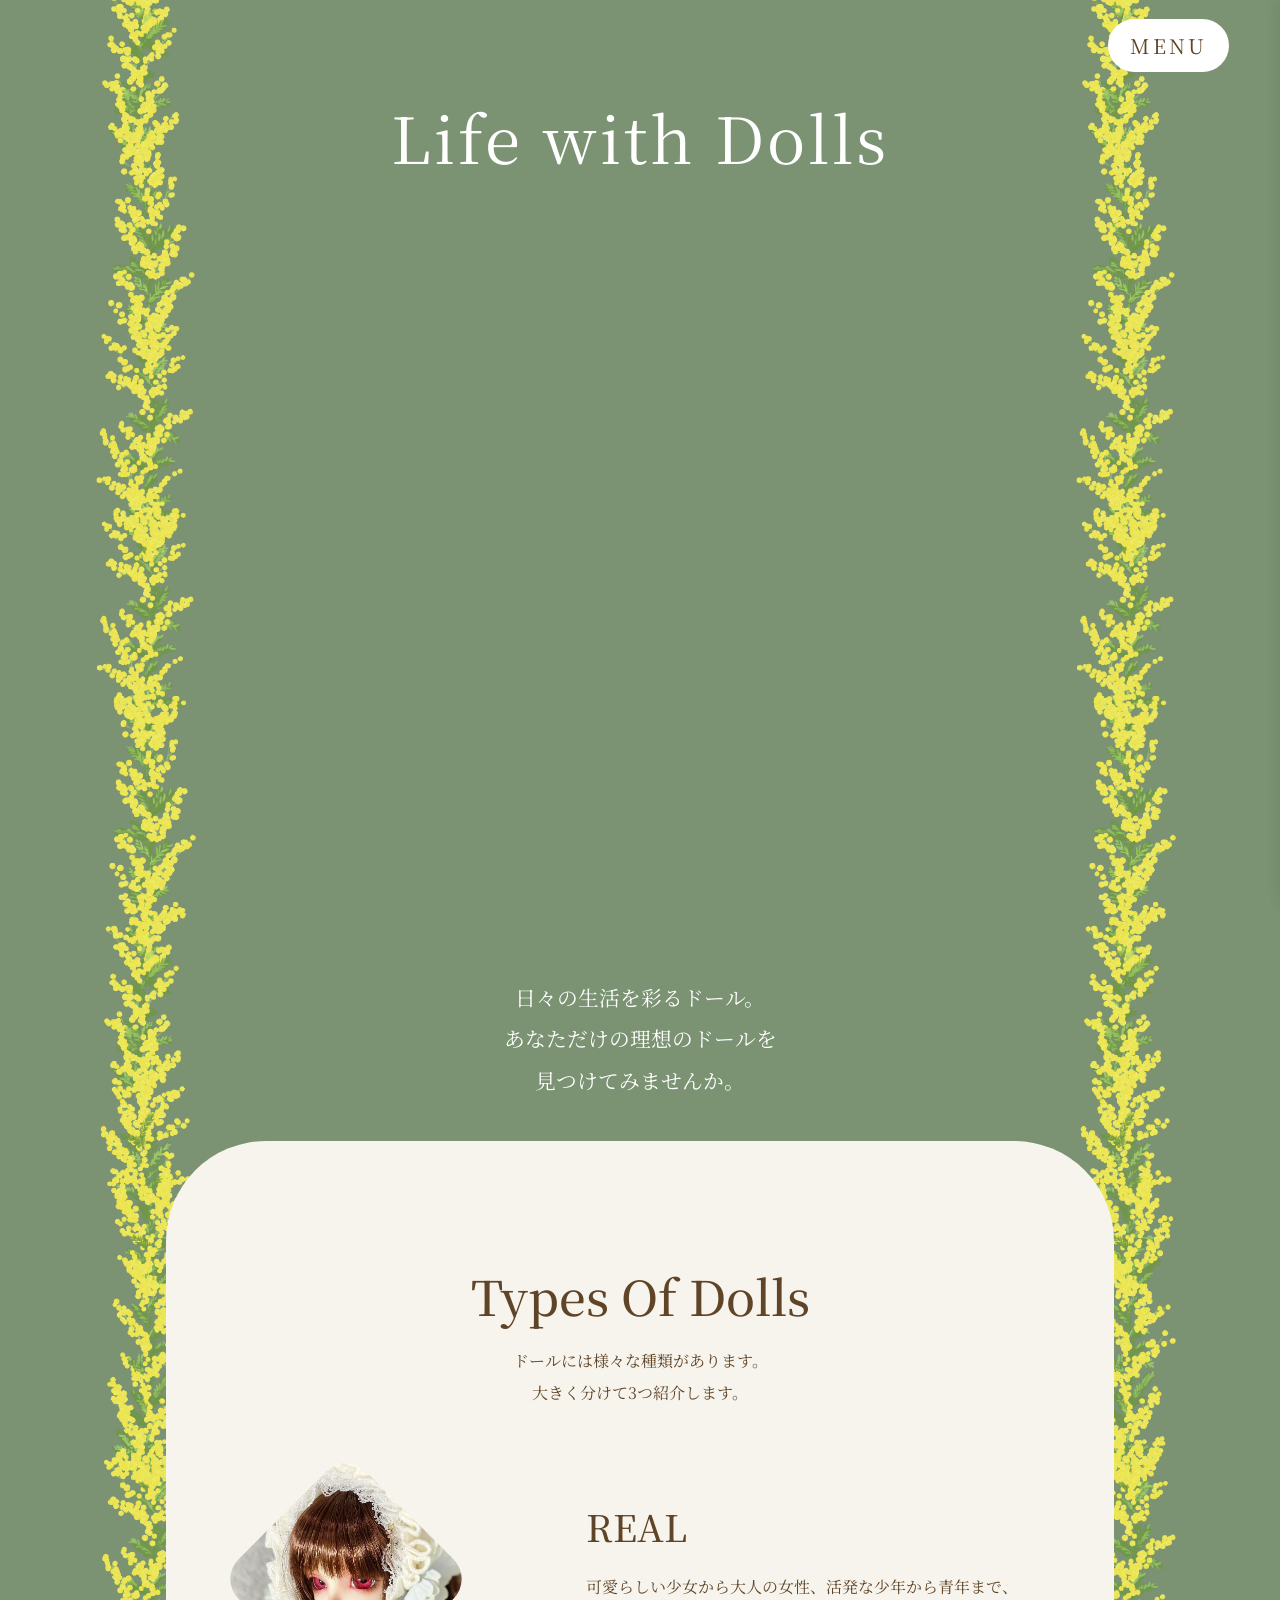
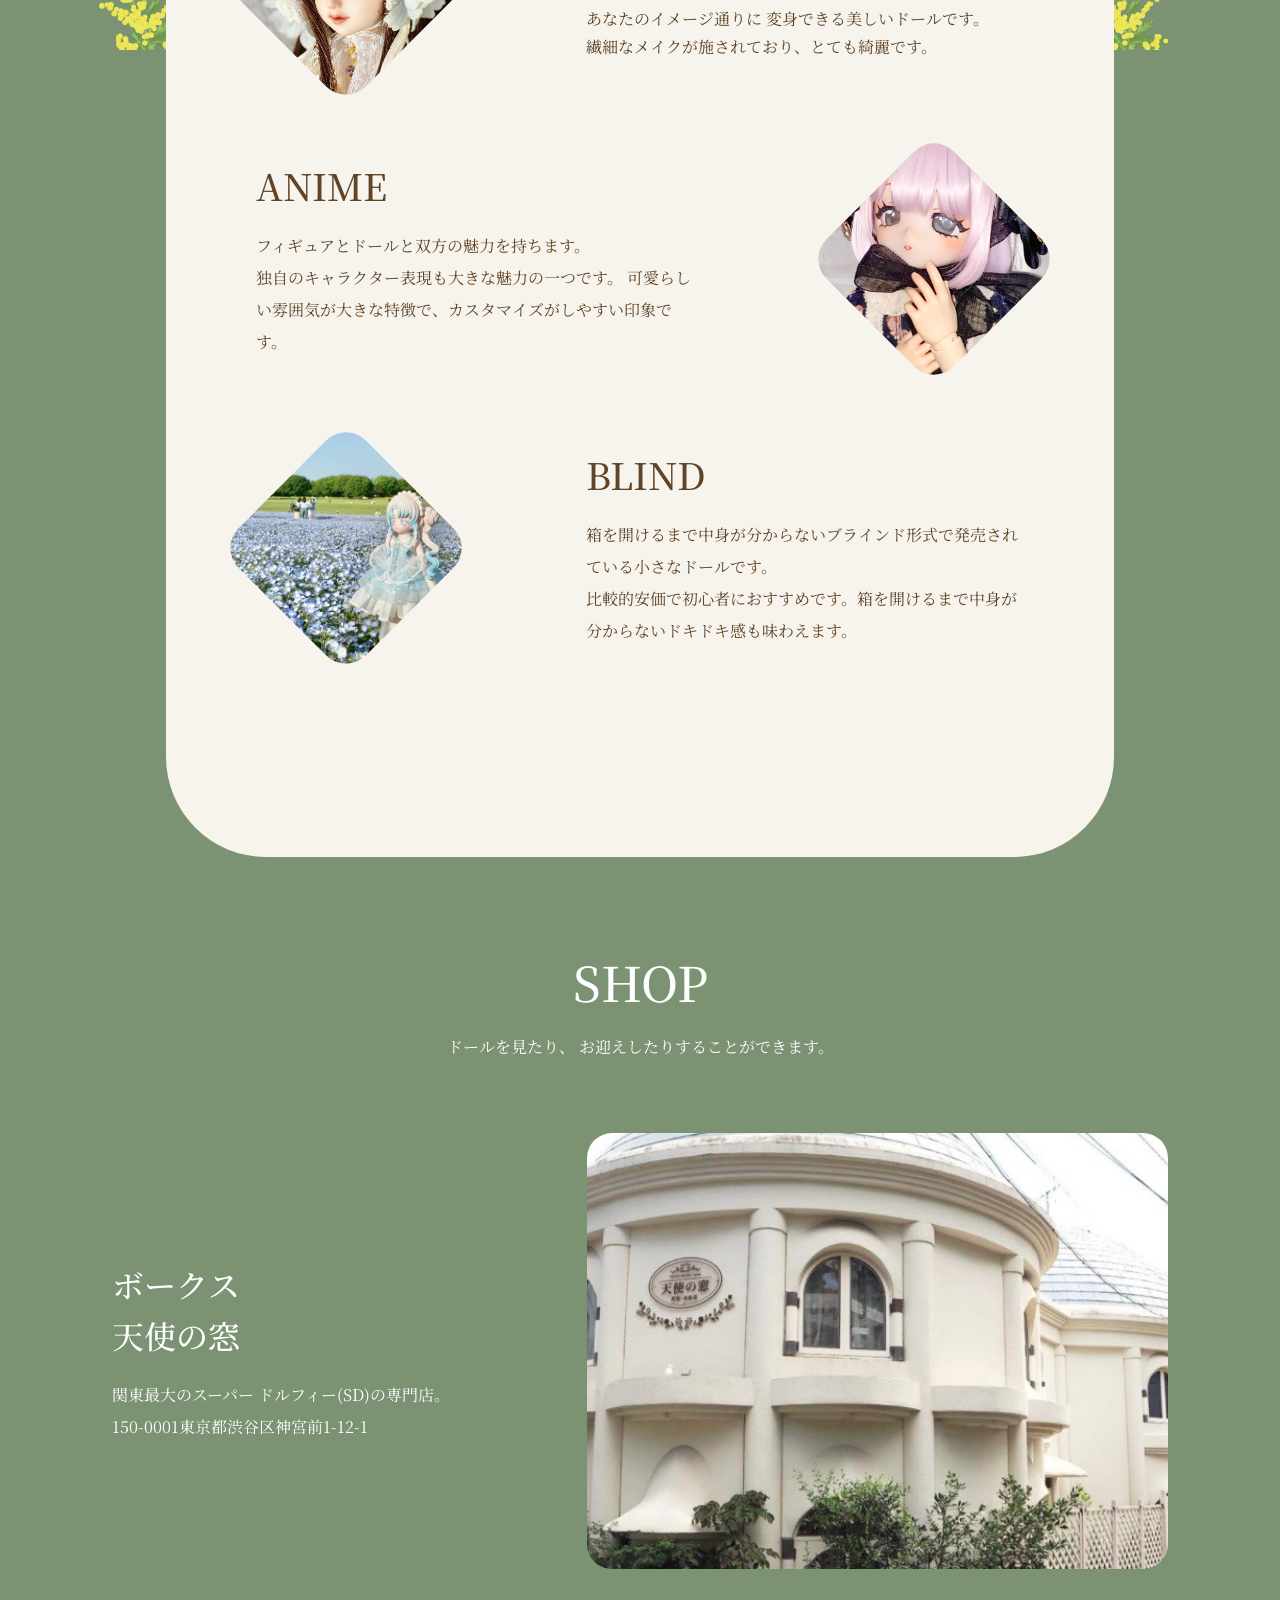
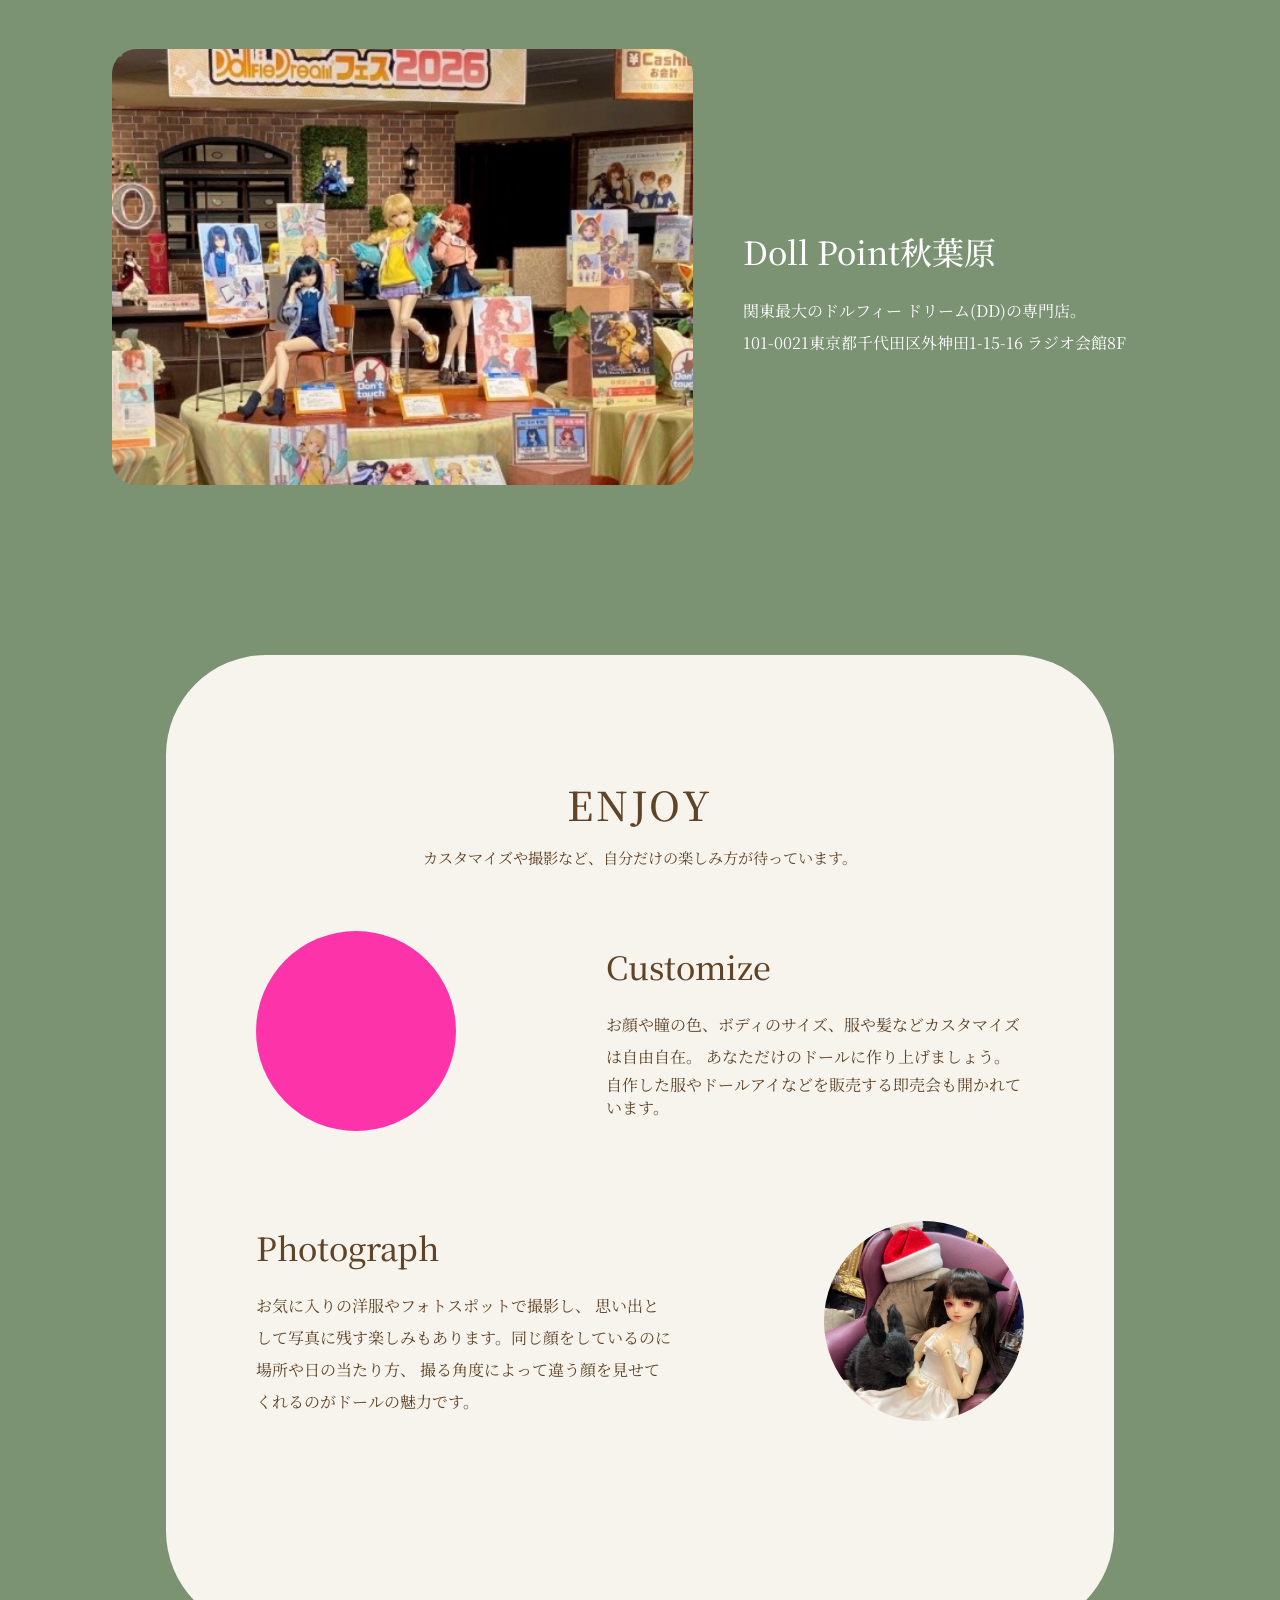
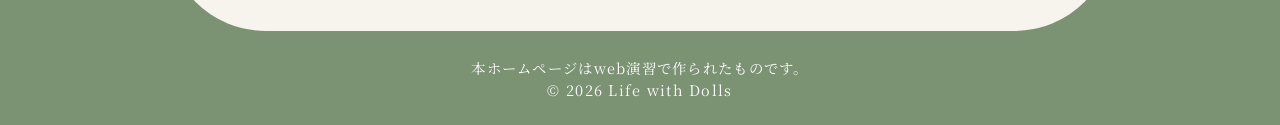
<file: index.html>
<!doctype html>
<html lang="ja">
  <head>
    <meta charset="UTF-8" />
    <meta name="viewport" content="width=device-width, initial-scale=1.0" />
    <title>Life with Dolls</title>

    <!-- 明朝体 -->
    <link rel="preconnect" href="https://fonts.googleapis.com" />
    <link rel="preconnect" href="https://fonts.gstatic.com" crossorigin />
    <link
      href="https://fonts.googleapis.com/css2?family=Noto+Serif+JP:wght@300;400;500;700&display=swap"
      rel="stylesheet"
    />

    <link rel="stylesheet" href="style.css" />
  </head>

  <body>
    <!--========== Header ==========-->

    <header class="header">
      <input type="checkbox" id="menu-btn-check" />

      <label for="menu-btn-check" class="menu-btn">MENU</label>


      <nav class="drawer">
        <h2>MENU</h2>

        <ul>
          <li><a href="index.html">TOP</a></li>
          <li><a href="real.html">REAL</a></li>
          <li><a href="anime.html">ANIME</a></li>
          <li><a href="blind.html">BLIND</a></li>
        </ul>
      </nav>
    </header>

    <!--========== Drawer Menu ==========-->

    <nav class="drawer">
      <h2>MENU</h2>

      <ul>
        <li><a href="index.html">TOP</a></li>

        <li><a href="real.html">REAL</a></li>

        <li><a href="anime.html">ANIME</a></li>

        <li><a href="blind.html">BLIND</a></li>
      </ul>
    </nav>

    <main>
      <!--========== Hero ==========-->

      <section class="hero">
        <h1>Life with Dolls</h1>

<div class="main-image-box">
         <img src="images/main.jpg" class="main-image image1" alt="">
    <img src="images/real.jpg" class="main-image image2" alt="">
    <img src="images/blind.jpg" class="main-image image3" alt="">
    <img src="images/anime.jpg" class="main-image image4" alt="">
    <img src="images/real2.JPG" class="main-image image5" alt="">
 </div>
          <div class="hero-copy">
            日々の生活を彩るドール。
            <br />
            あなただけの理想のドールを
            <br />
            見つけてみませんか。

        </div>
      </section>

      <!--========== Types ==========-->

      <section class="types">
        <div class="section-title">
          <h2>Types Of Dolls</h2>

          <p>
            ドールには様々な種類があります。
            <br />
            大きく分けて3つ紹介します。
          </p>
        </div>

        <!-- REAL -->

        <article class="type-box">
          <a href="real.html" class="diamond">
            <img src="images/real.jpg" alt="REAL" />
          </a>

          <div class="type-text">
            <h3>REAL</h3>

            <p>
              可愛らしい少女から大人の女性、活発な少年から青年まで、あなたのイメージ通りに 変身できる美しいドールです。
</p>繊細なメイクが施されており、とても綺麗です。

          </div>
        </article>

        <!-- ANIME -->

        <article class="type-box reverse">
          <a href="anime.html" class="diamond">
            <img src="images/anime.jpg" alt="ANIME" />
          </a>

          <div class="type-text">
            <h3>ANIME</h3>

            <p>
              フィギュアとドールと双方の魅力を持ちます。
              <br />
              独自のキャラクター表現も大きな魅力の一つです。
              可愛らしい雰囲気が大きな特徴で、カスタマイズがしやすい印象です。
              <br />
            </p>
          </div>
        </article>

        <!-- BLIND -->

        <article class="type-box">
          <a href="blind.html" class="diamond">
            <img src="images/blind.jpg" alt="BLIND" />
          </a>

          <div class="type-text">
            <h3>BLIND</h3>

            <p>
              箱を開けるまで中身が分からないブラインド形式で発売されている小さなドールです。

              <br />
              比較的安価で初心者におすすめです。箱を開けるまで中身が分からないドキドキ感も味わえます。
              <br />
            </p>
          </div>
        </article>
      </section>
      <!--========== SHOP ==========-->

      <section class="shop">
        <div class="section-title">
          <h2>SHOP</h2>

          <p>ドールを見たり、 お迎えしたりすることができます。</p>
        </div>

        <article class="shop-box">
          <div class="shop-text">
            <h3>
              ボークス
              <br />
              天使の窓
            </h3>

            <p>
              関東最大のスーパー
ドルフィー(SD)の専門店。
              <br />
             150-0001東京都渋谷区神宮前1-12-1

            </p>
          </div>

          <a href="https://www.volks.co.jp/tenshinomado/" target="_blank" class="shop-link">
    <img src="images/shop1.jpg" alt="天使の窓" class="shop-image">
</a>
        </article>

        <article class="shop-box reverse">
          <div class="shop-text">
            <h3>

              <br />
              Doll Point秋葉原
            </h3>

            <p>
              関東最大のドルフィー
ドリーム(DD)の専門店。
              <br />
             101-0021東京都千代田区外神田1-15-16
ラジオ会館8F

            </p>
          </div>

          <a href="https://dollfie.volks.co.jp/shop/dolpo/" target="_blank" class="shop-link">
    <img src="images/shop2.jpg" alt="Doll Point秋葉原" class="shop-image">
</a>
        </article>
      </section>

      <!--========== Enjoy ==========-->

      <section class="enjoy">
       <div class="enjoy-title">

    <h2>ENJOY</h2>

    <p>カスタマイズや撮影など、自分だけの楽しみ方が待っています。</p>

</div><article class="enjoy-box">
          <img src="images/customize.jpg" alt="Customize" class="circle-image" />

          <div class="enjoy-text">
            <h2>Customize</h2>

            <p>お顔や瞳の色、ボディのサイズ、服や髪などカスタマイズは自由自在。
あなただけのドールに作り上げましょう。</p>
自作した服やドールアイなどを販売する即売会も開かれています。
          </div>
        </article>

        <article class="enjoy-box reverse">
          <img src="images/photograph.jpg" alt="Photograph" class="circle-image" />

          <div class="enjoy-text">
            <h2>Photograph</h2>

            <p>お気に入りの洋服やフォトスポットで撮影し、 思い出として写真に残す楽しみもあります。同じ顔をしているのに場所や日の当たり方、
撮る角度によって違う顔を見せてくれるのがドールの魅力です。
</p>
          </div>
        </article>
      </section>

      <!--========== Footer Image ==========-->



    <!--========== Footer ==========-->

    <footer>
      <small>本ホームページはweb演習で作られたものです。
<p>© 2026 Life with Dolls</p></small>
    </footer>

  </body>

<img src="images/a.png" alt="" class="flower-left">

<img src="images/a.png" alt="" class="flower-right">
</html>
</file>
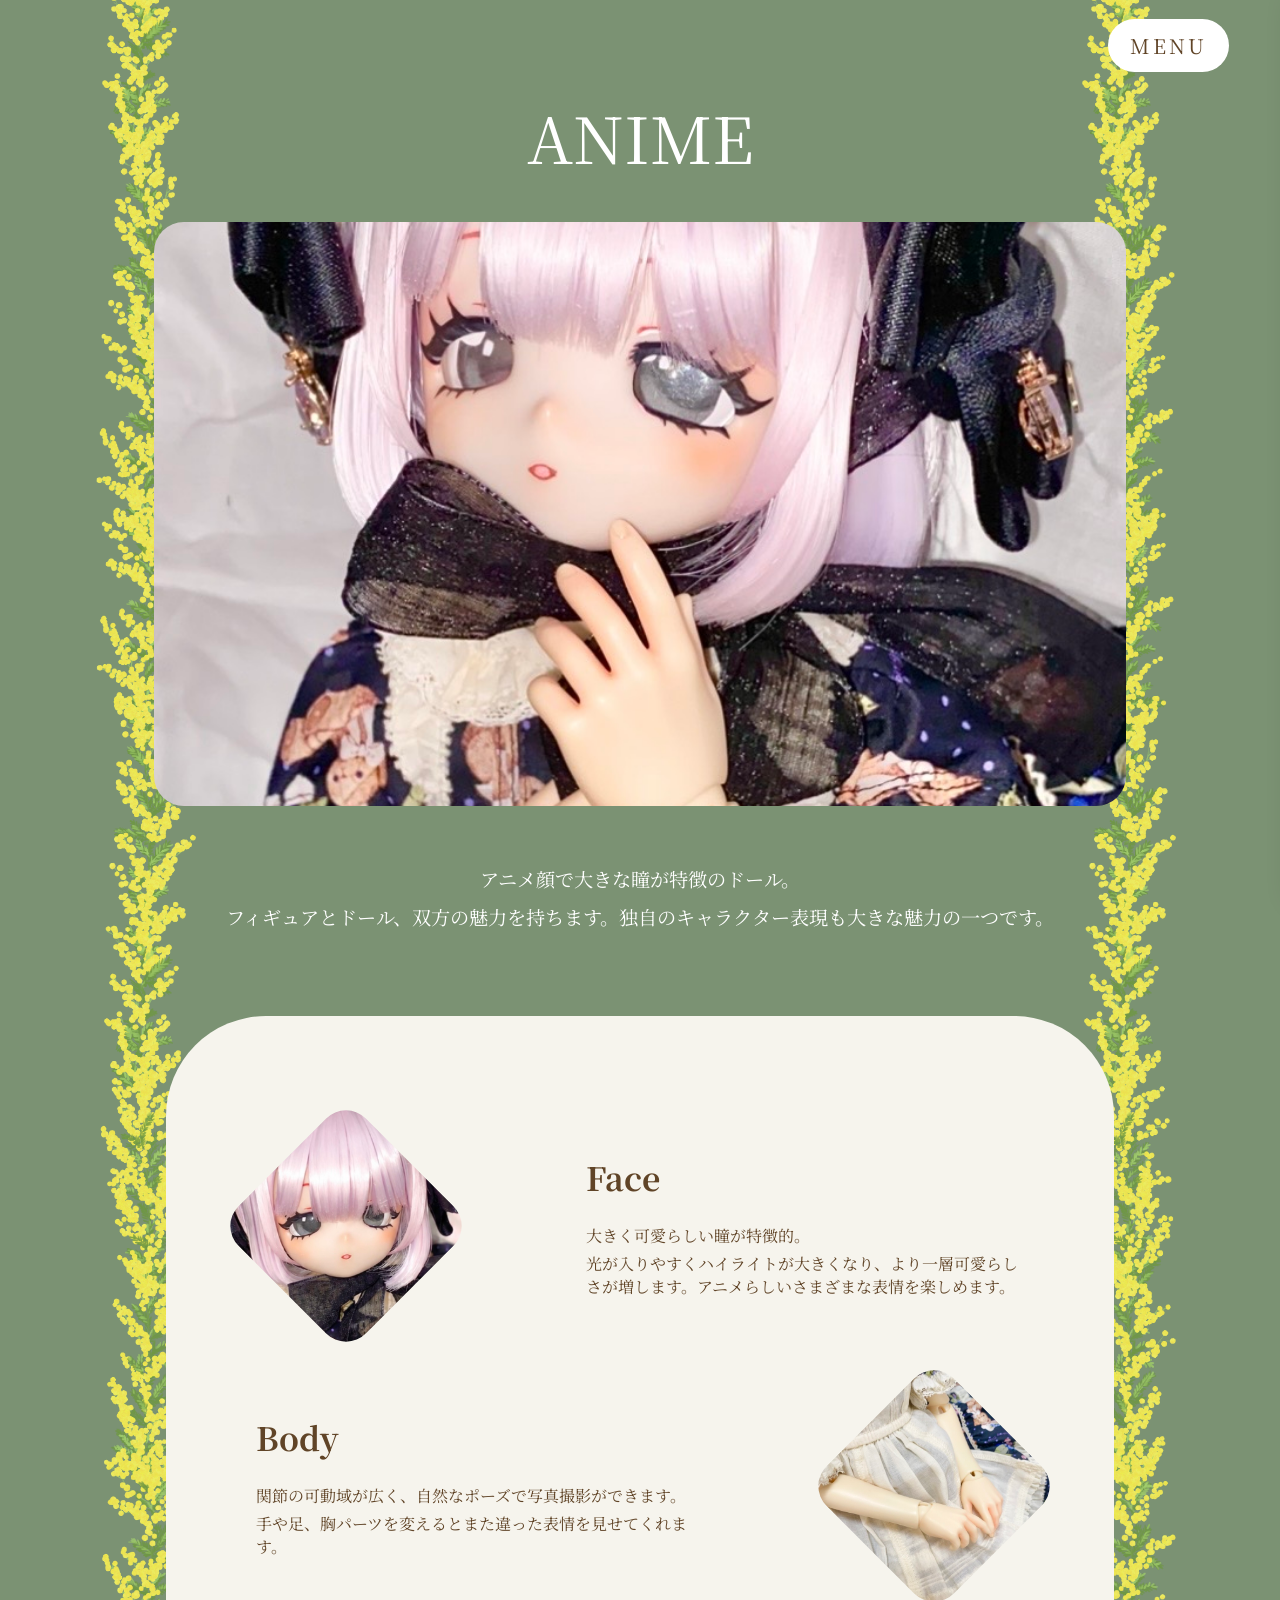
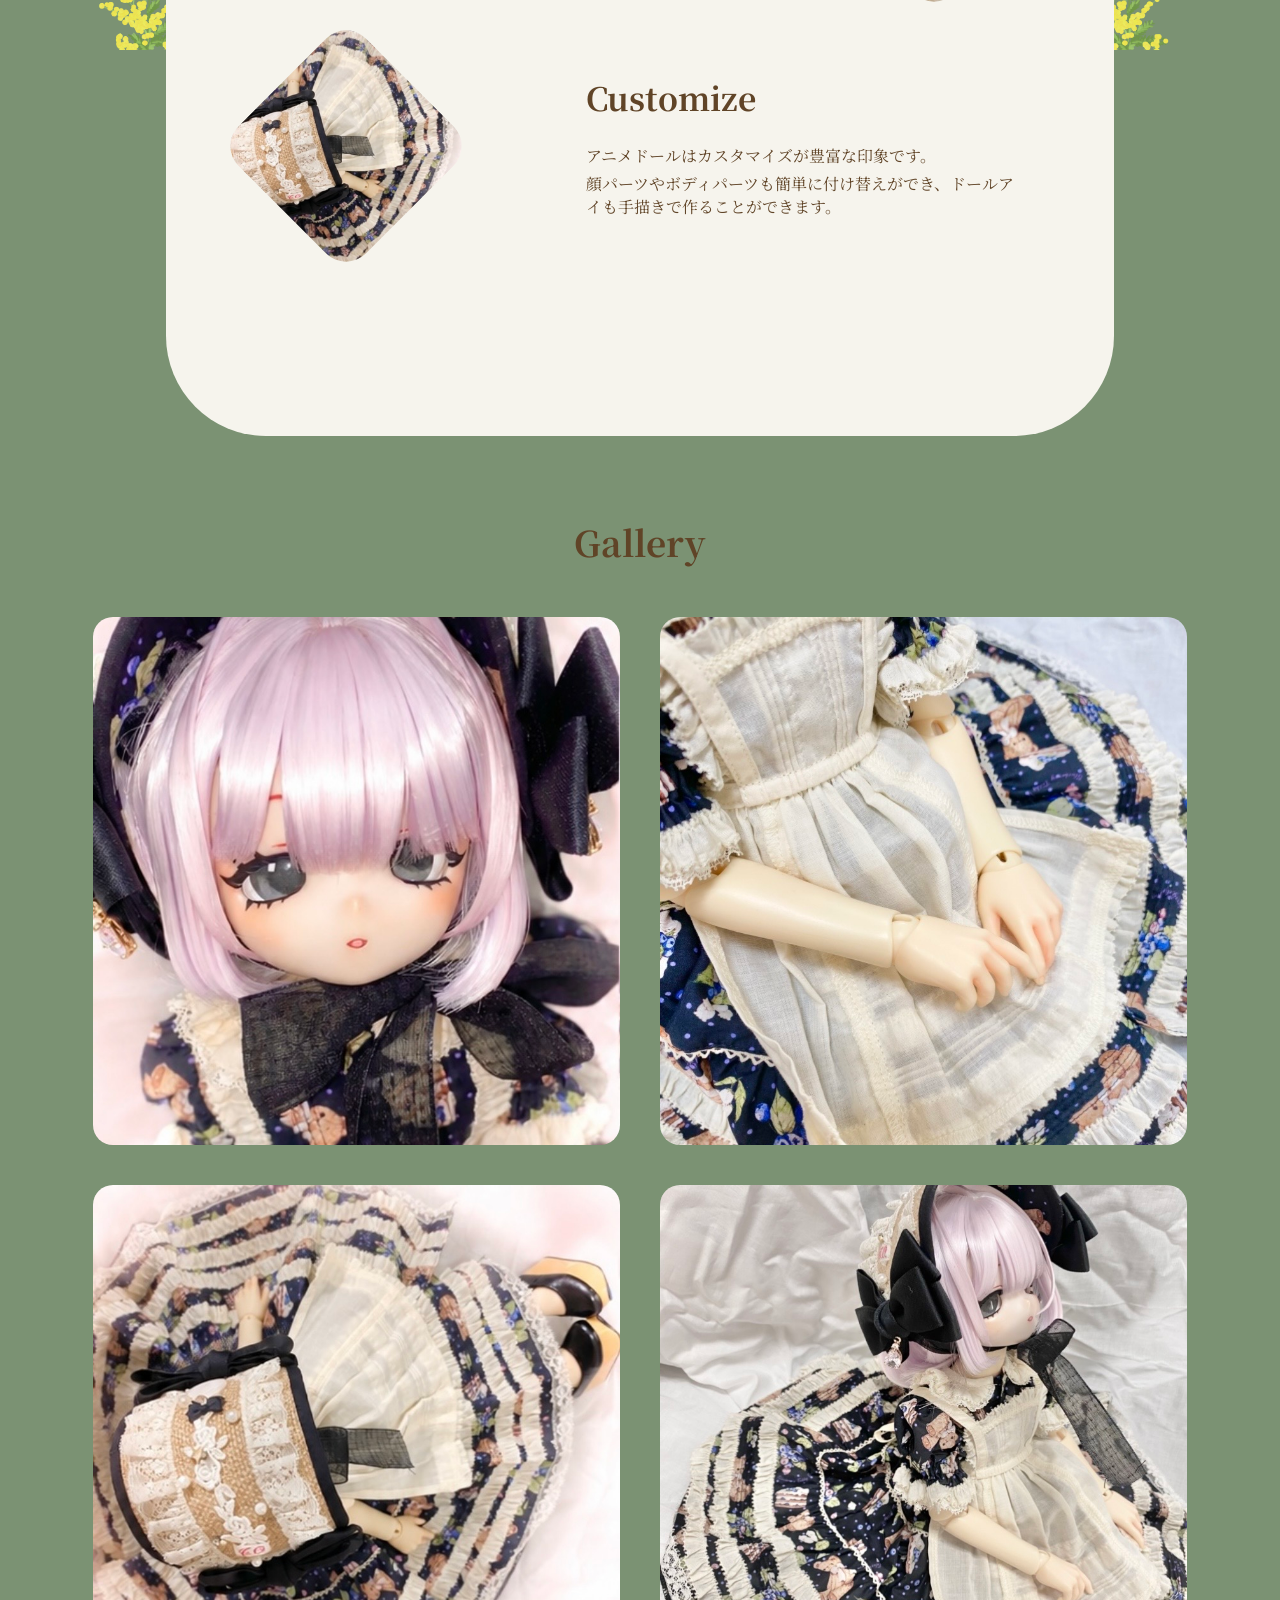
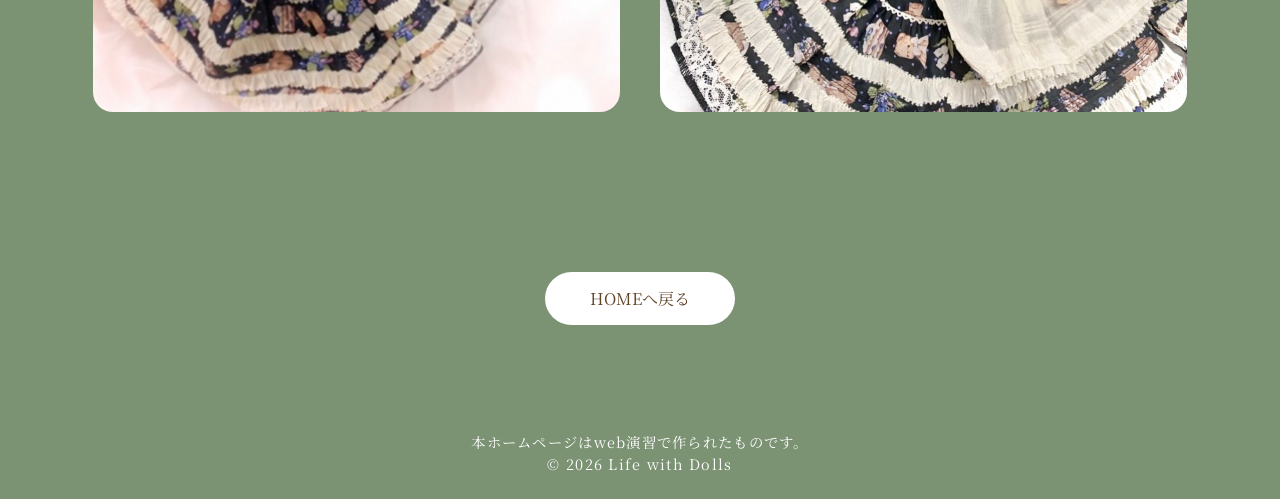
<file: anime.html>
<!doctype html>
<html lang="ja">
  <head>
    <meta charset="UTF-8" />
    <meta name="viewport" content="width=device-width, initial-scale=1.0" />

    <title>ANIME| Life with Dolls</title>

    <link rel="preconnect" href="https://fonts.googleapis.com" />
    <link rel="preconnect" href="https://fonts.gstatic.com" crossorigin />

    <link
      href="https://fonts.googleapis.com/css2?family=Noto+Serif+JP:wght@300;400;500;700&display=swap"
      rel="stylesheet"
    />

    <link rel="stylesheet" href="style.css" />
  </head>

  <body>
    <header class="header">
      <a href="index.html" class="logo"></a>

      <input type="checkbox" id="menu-btn-check" />

      <label for="menu-btn-check" class="menu-btn">MENU</label>

      <nav class="drawer">
        <h2>MENU</h2>

        <ul>
          <li><a href="index.html">HOME</a></li>
          <li><a href="real.html">REAL</a></li>
          <li><a href="anime.html">ANIME</a></li>
          <li><a href="blind.html">BLIND</a></li>
        </ul>
      </nav>
    </header>

    <main class="page">
      <section class="page-hero">
        <h1>ANIME</h1>

        <img src="images/anime.jpg" alt="ANIME Doll" class="page-main-image" />
<br></br>
        <p>
          アニメ顔で大きな瞳が特徴のドール。
          <br />
          フィギュアとドール、双方の魅力を持ちます。独自のキャラクター表現も大きな魅力の一つです。
          <br />
        </p>
      </section>

      <section class="feature">
        <article class="feature-box">
          <div class="diamond">
            <img src="images/anime1.jpg" alt="" />
          </div>

          <div class="feature-text">
            <h2>Face</h2>

            <p>大きく可愛らしい瞳が特徴的。</p>
            光が入りやすくハイライトが大きくなり、より一層可愛らしさが増します。アニメらしいさまざまな表情を楽しめます。
          </div>
        </article>

        <article class="feature-box reverse">
          <div class="diamond">
            <img src="images/anime2.jpg" alt="" />
          </div>

          <div class="feature-text">
            <h2>Body</h2>

            <p>関節の可動域が広く、自然なポーズで写真撮影ができます。</p>
            手や足、胸パーツを変えるとまた違った表情を見せてくれます。
          </div>
        </article>

        <article class="feature-box">
          <div class="diamond">
            <img src="images/anime3.jpg" alt="" />
          </div>

          <div class="feature-text">
            <h2>Customize</h2>

            <p>アニメドールはカスタマイズが豊富な印象です。</p>
            顔パーツやボディパーツも簡単に付け替えができ、ドールアイも手描きで作ることができます。
          </div>
        </article>
      </section>

      <section class="gallery">
        <h2>Gallery</h2>

        <div class="gallery-grid">
          <img src="images/anime1.jpg" alt="" />
          <img src="images/anime2.jpg" alt="" />
          <img src="images/anime3.jpg" alt="" />
          <img src="images/anime6.jpg" alt="" />
        </div>
      </section>

      <section class="back-home">
        <a href="index.html">HOMEへ戻る</a>
      </section>
    </main>

    <footer>
       <small>本ホームページはweb演習で作られたものです。
<p>© 2026 Life with Dolls</p></small>
    </footer>
  </body>
<img src="images/a.png" alt="" class="flower-left">

<img src="images/a.png" alt="" class="flower-right">
</html>
</file>
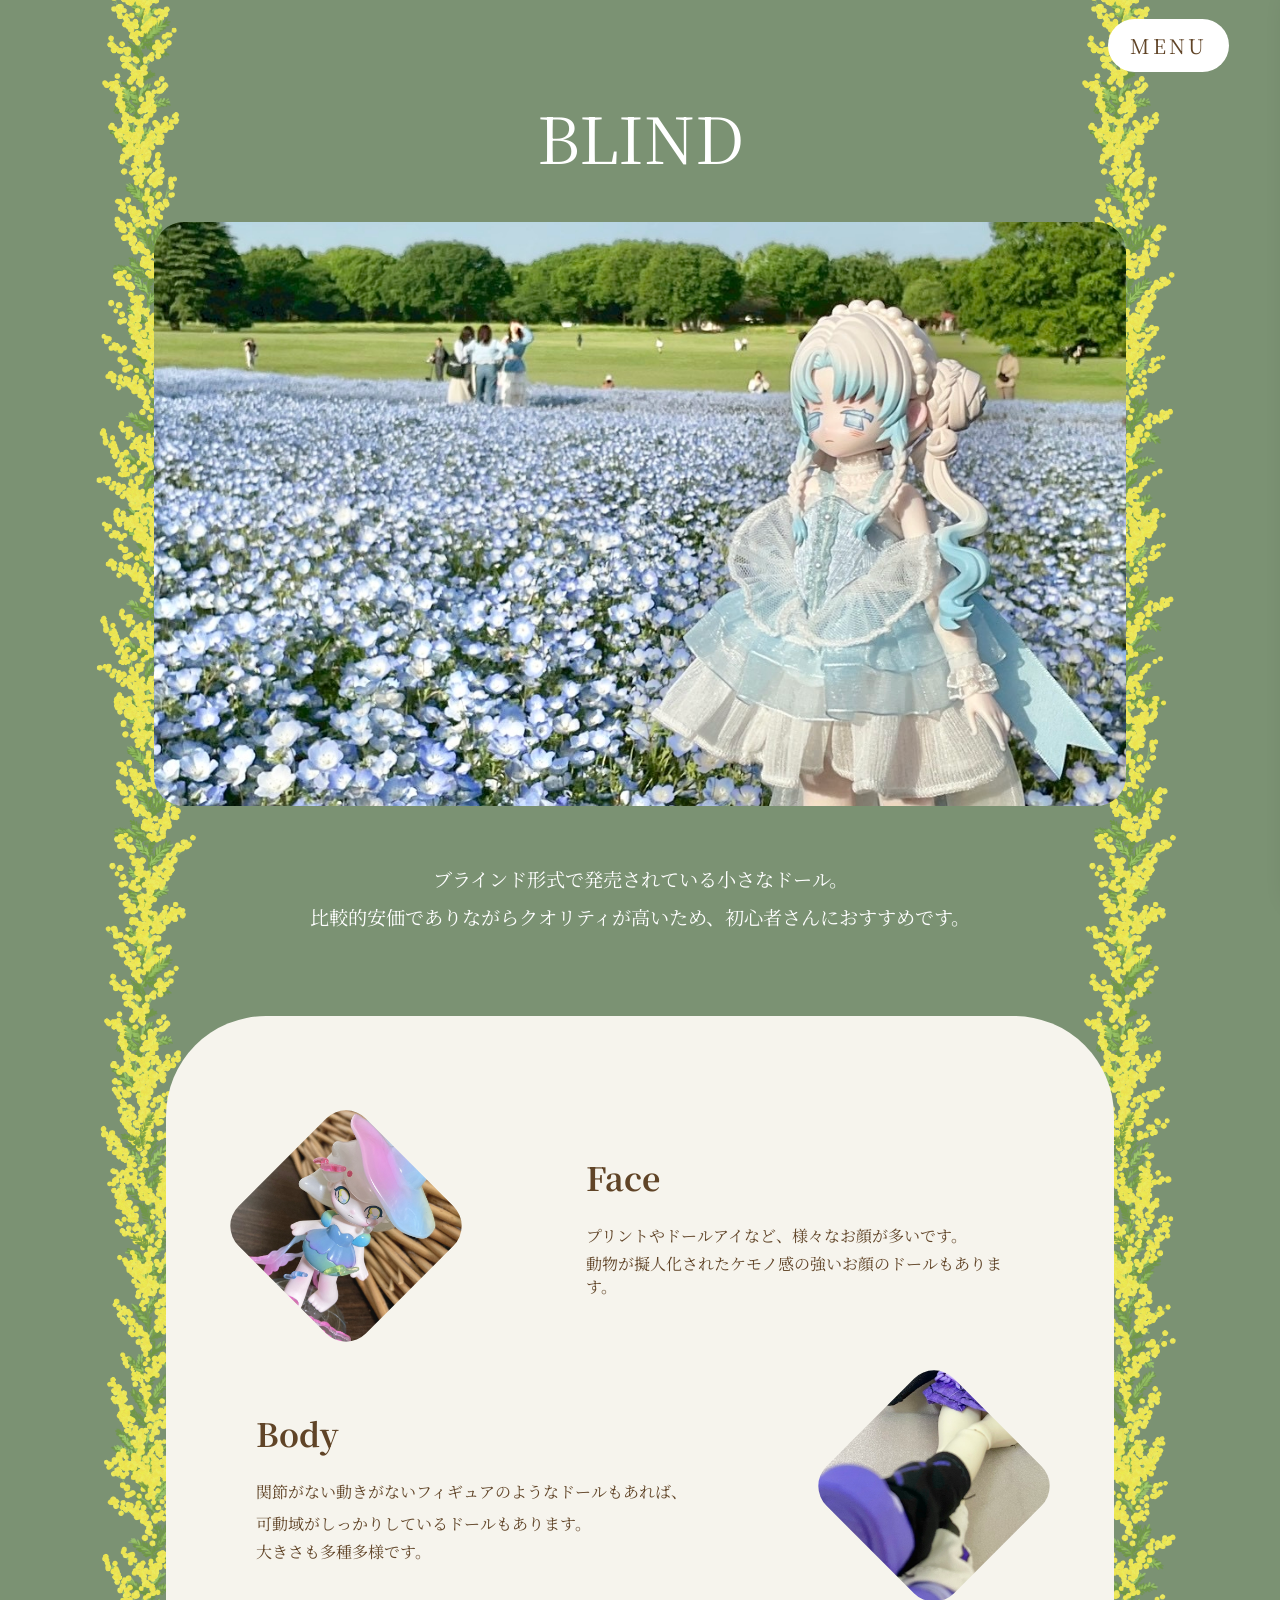
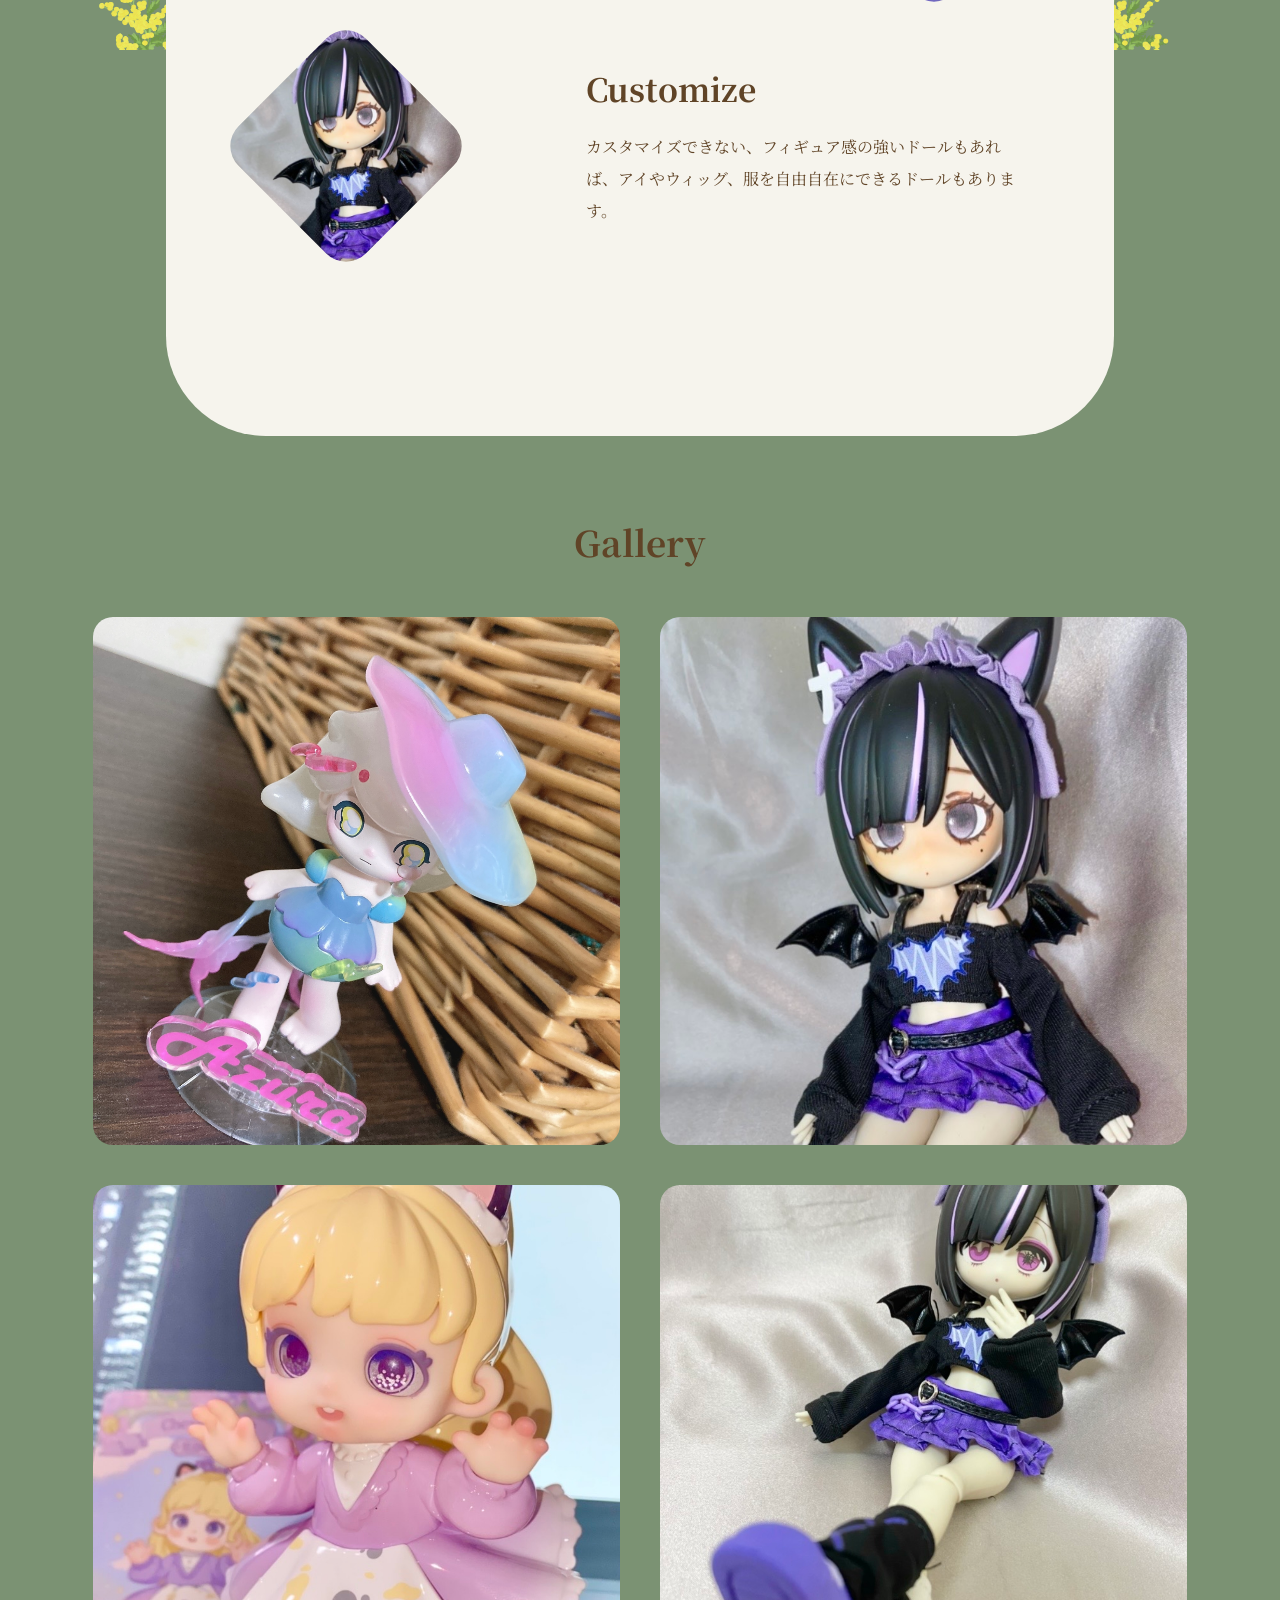
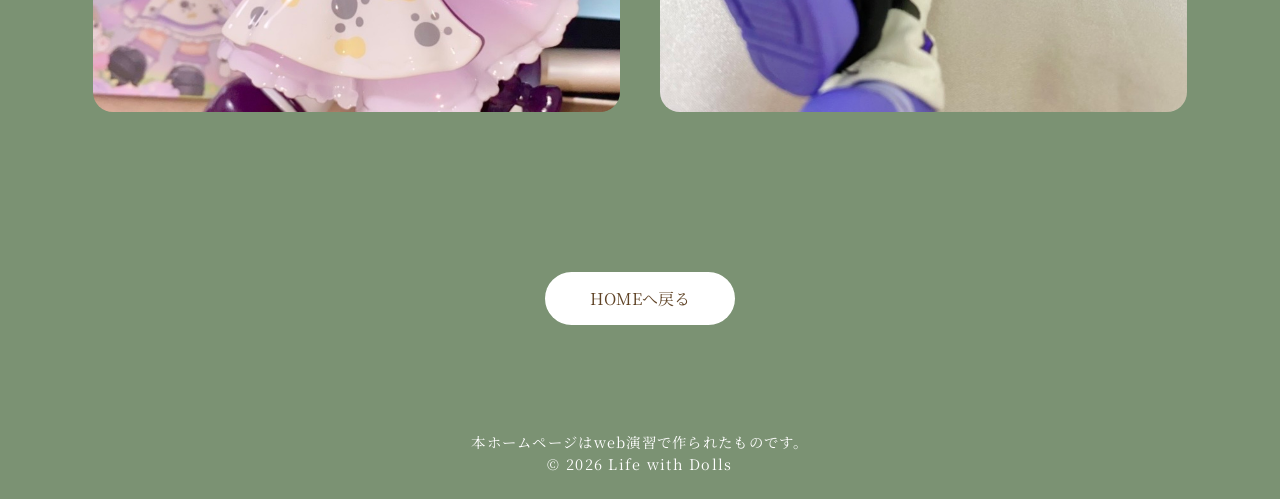
<file: blind.html>
<!doctype html>
<html lang="ja">
  <head>
    <meta charset="UTF-8" />
    <meta name="viewport" content="width=device-width, initial-scale=1.0" />

    <title>BLIND | Life with Dolls</title>

    <link rel="preconnect" href="https://fonts.googleapis.com" />
    <link rel="preconnect" href="https://fonts.gstatic.com" crossorigin />

    <link
      href="https://fonts.googleapis.com/css2?family=Noto+Serif+JP:wght@300;400;500;700&display=swap"
      rel="stylesheet"
    />

    <link rel="stylesheet" href="style.css" />
  </head>

  <body>
    <header class="header">
      <a href="index.html" class="logo"></a>

      <input type="checkbox" id="menu-btn-check" />

      <label for="menu-btn-check" class="menu-btn">MENU</label>

      <nav class="drawer">
        <h2>MENU</h2>

        <ul>
          <li><a href="index.html">HOME</a></li>
          <li><a href="real.html">REAL</a></li>
          <li><a href="anime.html">ANIME</a></li>
          <li><a href="blind.html">BLIND</a></li>
        </ul>
      </nav>
    </header>

    <main class="page">
      <section class="page-hero">
        <h1>BLIND</h1>

        <img src="images/blind.jpg" alt="REAL Doll" class="page-main-image" />
<br></br>
        <p>
          ブラインド形式で発売されている小さなドール。
          <br />
          比較的安価でありながらクオリティが高いため、初心者さんにおすすめです。
          <br />
        </p>
      </section>

      <section class="feature">
        <article class="feature-box">
          <div class="diamond">
            <img src="images/blind1.jpg" alt="" />
          </div>

          <div class="feature-text">
            <h2>Face</h2>

            <p>プリントやドールアイなど、様々なお顔が多いです。</p>
            動物が擬人化されたケモノ感の強いお顔のドールもあります。
          </div>
        </article>

        <article class="feature-box reverse">
          <div class="diamond">
            <img src="images/blind2.jpg" alt="" />
          </div>

          <div class="feature-text">
            <h2>Body</h2>

            <p>関節がない動きがないフィギュアのようなドールもあれば、 可動域がしっかりしているドールもあります。</p>
            大きさも多種多様です。
          </div>
        </article>

        <article class="feature-box">
          <div class="diamond">
            <img src="images/blind3.jpg" alt="" />
          </div>

          <div class="feature-text">
            <h2>Customize</h2>

            <p>
              カスタマイズできない、フィギュア感の強いドールもあれば、アイやウィッグ、服を自由自在にできるドールもあります。
            </p>
          </div>
        </article>
      </section>

      <section class="gallery">
        <h2>Gallery</h2>

        <div class="gallery-grid">
          <img src="images/blind1.jpg" alt="" />
          <img src="images/blind3.jpg" alt="" />
          <img src="images/blind4.jpg" alt="" />
          <img src="images/blind5.jpg" alt="" />
        </div>
      </section>

      <section class="back-home">
        <a href="index.html">HOMEへ戻る</a>
      </section>
    </main>

    <footer>
      <small>本ホームページはweb演習で作られたものです。
<p>© 2026 Life with Dolls</p></small>
    </footer>
  </body>
<img src="images/a.png" alt="" class="flower-left">

<img src="images/a.png" alt="" class="flower-right">
</html>
</file>
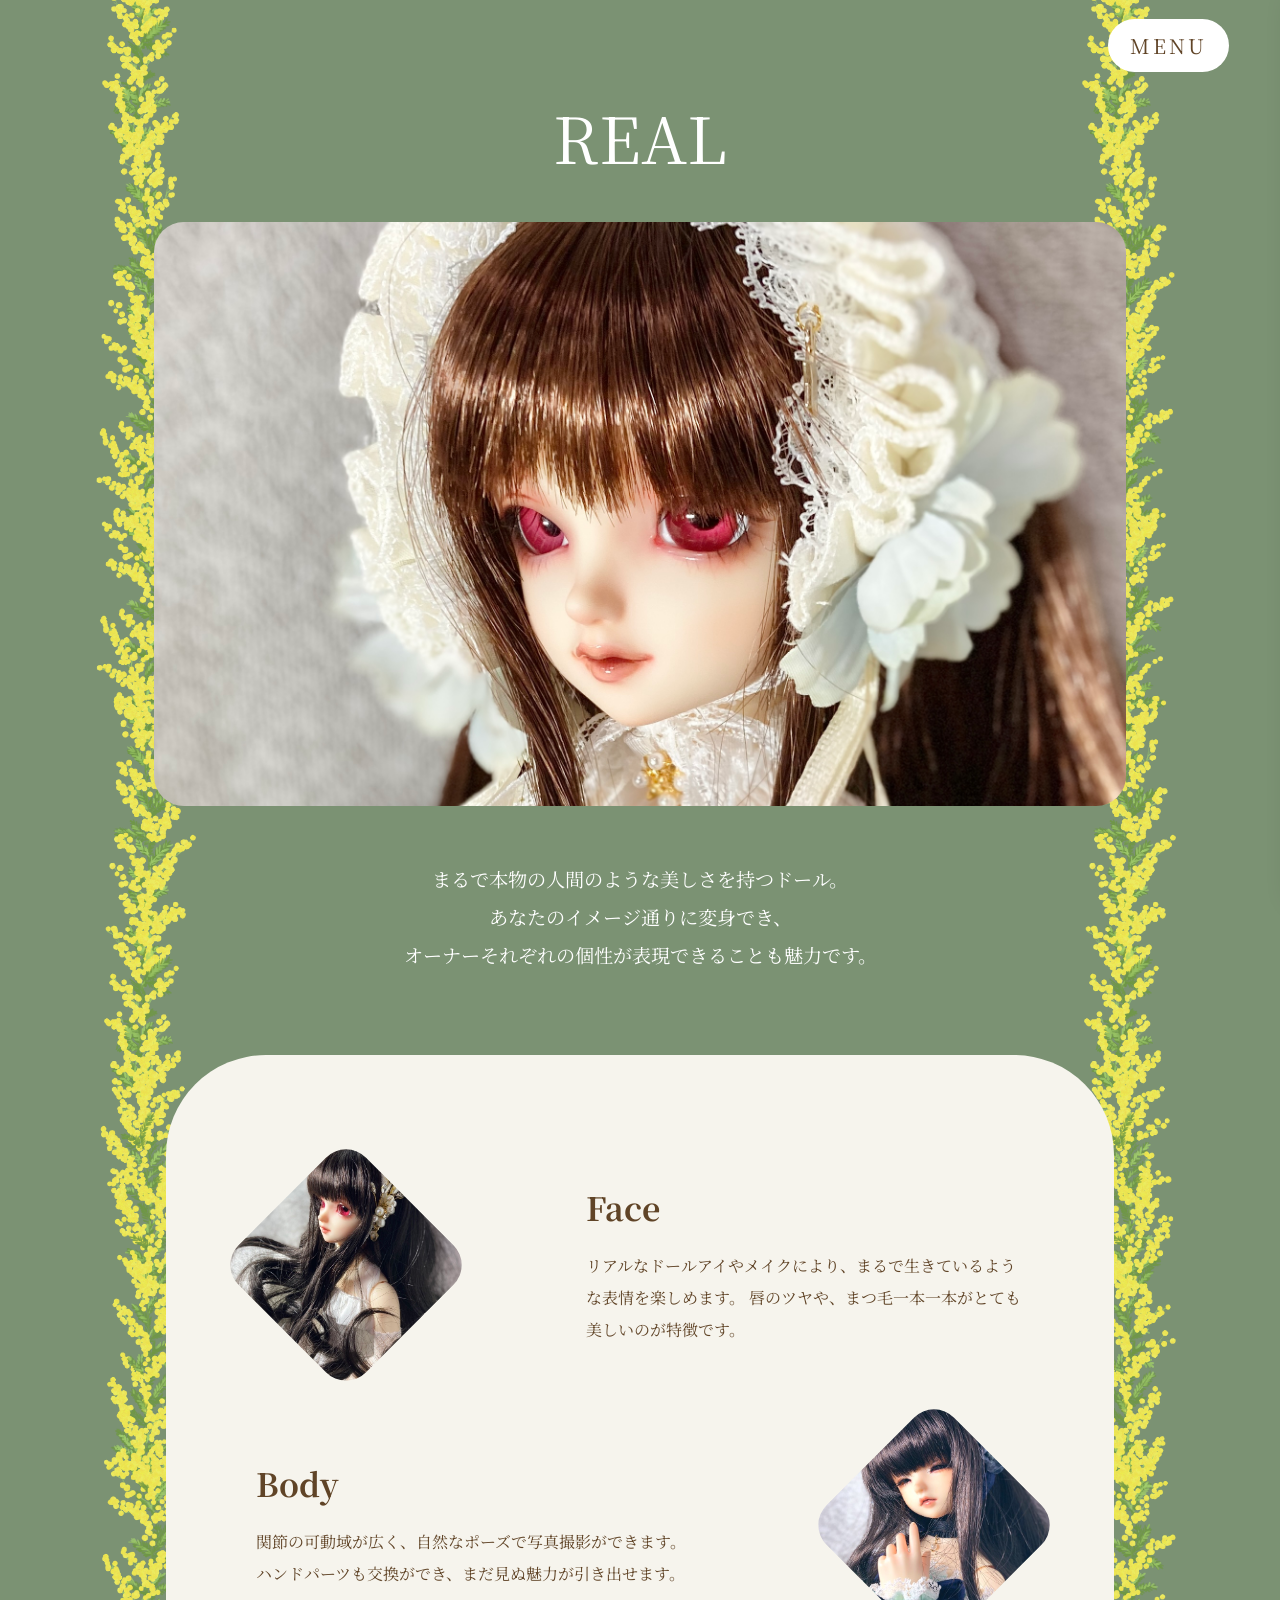
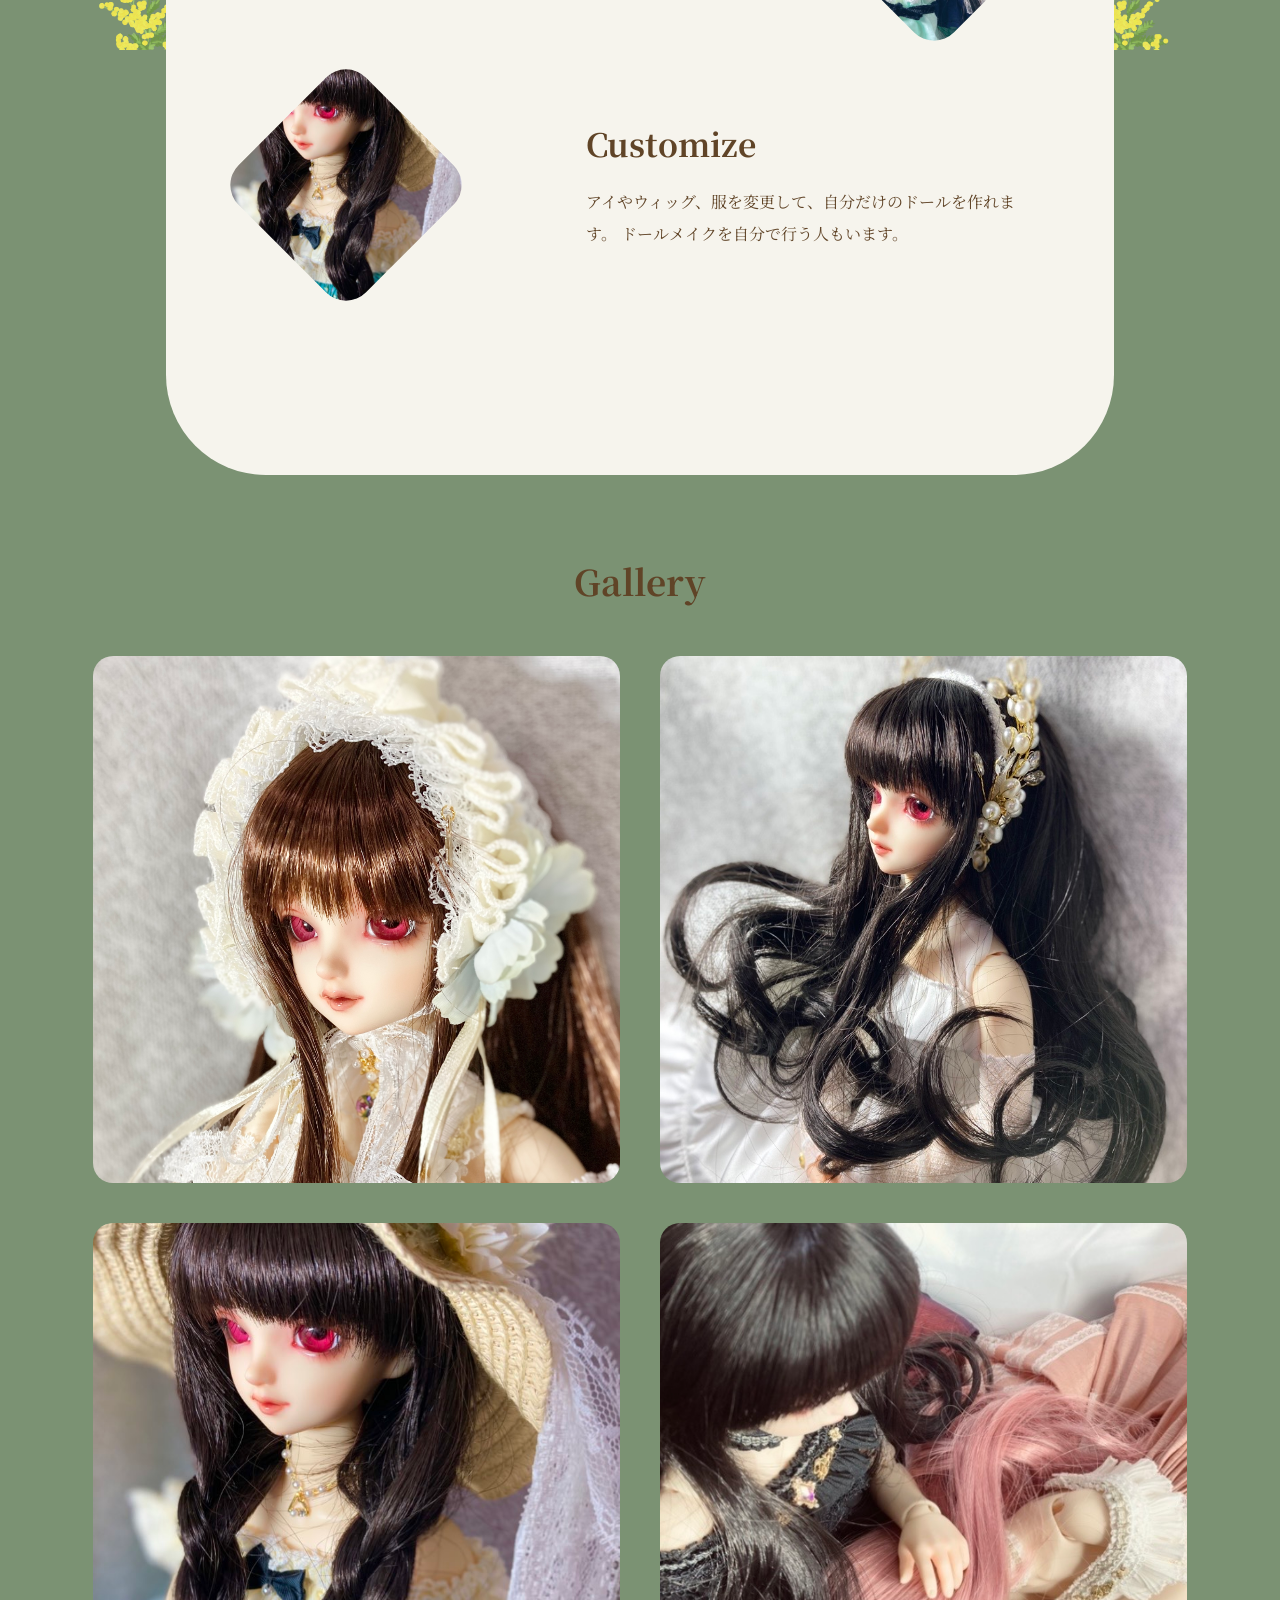
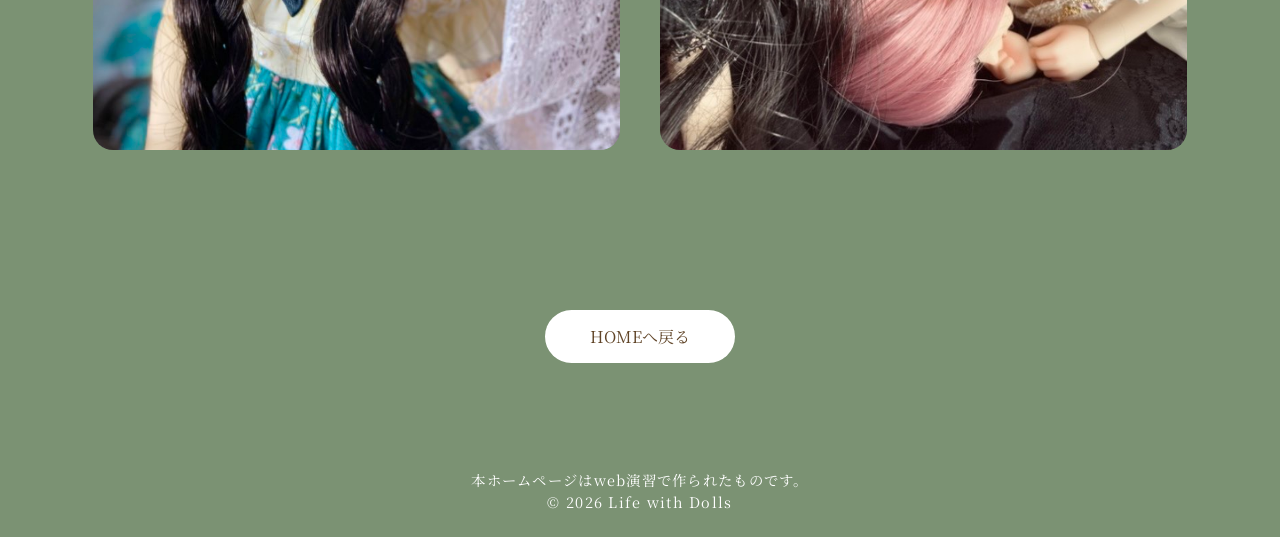
<file: real.html>
<!doctype html>
<html lang="ja">
  <head>
    <meta charset="UTF-8" />
    <meta name="viewport" content="width=device-width, initial-scale=1.0" />

    <title>REAL | Life with Dolls</title>

    <link rel="preconnect" href="https://fonts.googleapis.com" />
    <link rel="preconnect" href="https://fonts.gstatic.com" crossorigin />

    <link
      href="https://fonts.googleapis.com/css2?family=Noto+Serif+JP:wght@300;400;500;700&display=swap"
      rel="stylesheet"
    />

    <link rel="stylesheet" href="style.css" />
  </head>

  <body>
    <header class="header">
      <a href="index.html" class="logo"></a>

      <input type="checkbox" id="menu-btn-check" />

      <label for="menu-btn-check" class="menu-btn">MENU</label>

      <nav class="drawer">
        <h2>MENU</h2>

        <ul>
          <li><a href="index.html">HOME</a></li>
          <li><a href="real.html">REAL</a></li>
          <li><a href="anime.html">ANIME</a></li>
          <li><a href="blind.html">BLIND</a></li>
        </ul>
      </nav>
    </header>

    <main class="page">
      <section class="page-hero">
        <h1>REAL</h1>

        <img src="images/real.jpg" alt="REAL Doll" class="page-main-image" />
        <br></br>
        <p>
          まるで本物の人間のような美しさを持つドール。
          <br />
          あなたのイメージ通りに変身でき、
          <br />
          オーナーそれぞれの個性が表現できることも魅力です。
        </p>
      </section>

      <section class="feature">
        <article class="feature-box">
          <div class="diamond">
            <img src="images/real1.jpg" alt="" />
          </div>

          <div class="feature-text">
            <h2>Face</h2>

            <p>
              リアルなドールアイやメイクにより、まるで生きているような表情を楽しめます。
              唇のツヤや、まつ毛一本一本がとても美しいのが特徴です。
            </p>
          </div>
        </article>

        <article class="feature-box reverse">
          <div class="diamond">
            <img src="images/real2.jpg" alt="" />
          </div>

          <div class="feature-text">
            <h2>Body</h2>

            <p>
              関節の可動域が広く、自然なポーズで写真撮影ができます。
              ハンドパーツも交換ができ、まだ見ぬ魅力が引き出せます。
            </p>
          </div>
        </article>

        <article class="feature-box">
          <div class="diamond">
            <img src="images/real3.jpg" alt="" />
          </div>

          <div class="feature-text">
            <h2>Customize</h2>

            <p>アイやウィッグ、服を変更して、自分だけのドールを作れます。 ドールメイクを自分で行う人もいます。</p>
          </div>
        </article>
      </section>

      <section class="gallery">
        <h2>Gallery</h2>

        <div class="gallery-grid">
          <img src="images/real.jpg" alt="" />
          <img src="images/real1.jpg" alt="" />
          <img src="images/real3.jpg" alt="" />
          <img src="images/real4.jpg" alt="" />
        </div>
      </section>

      <section class="back-home">
        <a href="index.html">HOMEへ戻る</a>
      </section>
    </main>

    <footer>
     <small>本ホームページはweb演習で作られたものです。
<p>© 2026 Life with Dolls</p></small>
    </footer>
  </body>
<img src="images/a.png" alt="" class="flower-left">

<img src="images/a.png" alt="" class="flower-right">
</html>
</file>
<file: style.css>
/* ===================================
   Reset
=================================== */

* {
  margin: 0;
  padding: 0;
  box-sizing: border-box;
}

html {
  scroll-behavior: smooth;
}

body {
  background: #7b9273;
  color: #604427;
  font-family: "Noto Serif JP", serif;
  overflow-x: hidden;
}

img {
  display: block;
  width: 100%;
}

a {
  text-decoration: none;
  color: inherit;
}

ul {
  list-style: none;
}

/* ===================================
   Layout
=================================== */

main {
  width: min(92%, 1200px);
  margin: auto;
}

@media (min-width: 1000px) {
  main {
    width: min(95%, 1500px);
  }
}
.main-image-box {
  position: relative;

  width: 100%;

  aspect-ratio: 3/5;

  border-radius: 30px;

  overflow: hidden;
}
@media (min-width: 1000px) {
  .main-image-box {
    aspect-ratio: 5/3;

    max-width: 1300px;

    margin: auto;
  }
}

.main-image {
  position: absolute;

  inset: 0;

  width: 100%;
  height: 100%;

  object-fit: cover;

  opacity: 0;

  animation: slideShow 25s infinite;
}

.image1 {
  animation-delay: 0s;
}

.image2 {
  animation-delay: 5s;
}

.image3 {
  animation-delay: 10s;
}

.image4 {
  animation-delay: 15s;
}

.image5 {
  animation-delay: 20s;
}

@keyframes slideShow {
  0% {
    opacity: 0;
    transform: scale(1.08);
  }

  5% {
    opacity: 1;
  }

  18% {
    opacity: 1;
    transform: scale(1);
  }

  22% {
    opacity: 0;
  }

  100% {
    opacity: 0;
  }
}
/* ===================================
   Header
=================================== */

.header {
  width: min(92%, 1200px);
  margin: auto;

  height: 90px;

  display: flex;
  justify-content: flex-end;
  align-items: center;
}

.menu-btn {
  border: none;
  background: none;

  font-size: 20px;
  letter-spacing: 0.15em;

  cursor: pointer;
  font-family: "Noto Serif JP", serif;
}

/* ===================================
   Drawer Menu
=================================== */

.drawer {
  position: fixed;

  top: 0;
  right: -300px;

  width: 280px;
  height: 100vh;

  background: #f5f2ea;

  padding: 80px 40px;

  transition: 0.4s;

  z-index: 1000;

  box-shadow: -8px 0 25px rgba(0, 0, 0, 0.15);
}

#menu-btn-check:checked ~ .drawer {
  right: 0;
}

.drawer h2 {
  margin-bottom: 40px;

  font-size: 2rem;
  font-weight: 500;
}

.drawer li {
  margin-bottom: 25px;
}

.drawer a {
  font-size: 1.1rem;

  transition: 0.3s;
}

.drawer a:hover {
  opacity: 0.5;
}

/* ===================================
   Hero
=================================== */

.hero {
  padding-bottom: 90px;
}

.hero h1 {
  text-align: center;

  color: #fff;

  font-size: clamp(2.6rem, 5vw, 4.5rem);

  font-weight: 400;

  margin-bottom: 45px;

  letter-spacing: 0.05em;
}

.hero-image {
  position: relative;

  width: min(100%, 520px);

  margin: auto;
}

.hero-image img {
  aspect-ratio: 3/4;

  object-fit: cover;

  border-radius: 35px;
}

.hero-text {
  text-align: center;

  width: 85%;

  margin: 35px auto 0;

  line-height: 2;

  font-size: 0.95rem;

  color: white;
}

.hero {
  padding-bottom: 70px;
}

/* ===================================
   Types
=================================== */

.types {
  background: #f6f4ed;

  border-radius: 220px 220px 0 0;

  padding: 90px 8%;
}

.section-title {
  text-align: center;

  margin-bottom: 80px;
}

.section-title h2 {
  font-size: clamp(2rem, 4vw, 3rem);

  font-weight: 500;

  margin-bottom: 15px;
}

.section-title p {
  line-height: 2;
}

.type-box {
  display: flex;

  justify-content: space-between;

  align-items: center;

  gap: 150px;

  margin-bottom: 90px;
}

.reverse {
  flex-direction: row-reverse;
}

.type-text {
  flex: 1;
}

.type-text h3 {
  font-size: 2.3rem;

  margin-bottom: 18px;

  font-weight: 500;
}

.type-text p {
  line-height: 2;
}

/* ===========================
   Diamond
=========================== */

.diamond {
  width: 180px;
  height: 180px;

  overflow: hidden;

  border-radius: 28px;

  transform: rotate(45deg);

  flex-shrink: 0;

  transition: 0.4s;
}

.diamond img {
  width: 100%;
  height: 100%;

  object-fit: cover;

  transform: rotate(-45deg) scale(1.45);
}

.diamond:hover {
  transform: rotate(45deg) scale(1.06);
}

/* ===================================
   Tablet
=================================== */

@media (max-width: 900px) {
  .type-box {
    gap: 25px;
  }

  .diamond {
    width: 140px;
    height: 140px;
  }

  .type-text h3 {
    font-size: 1.8rem;
  }
}

/* ===================================
   Smartphone
=================================== */

@media (max-width: 700px) {
  .hero {
    padding-bottom: 60px;
  }

  .types {
    border-radius: 140px 140px 0 0;

    padding: 70px 30px;
  }

  .type-box {
    flex-direction: column;

    text-align: center;
  }

  .reverse {
    flex-direction: column;
  }

  .type-text {
    width: 100%;
  }

  .diamond {
    width: 130px;
    height: 130px;

    margin-bottom: 15px;
  }

  .hero-copy {
    font-size: 0.85rem;

    line-height: 1.9;
  }
  /* ===========================
   CSSだけで開くメニュー
=========================== */

  #menu-btn-check {
    display: none;
  }

  .drawer {
    position: fixed;

    top: 0;
    right: -300px;

    width: 280px;
    height: 100vh;

    background: #f6f4ed;

    padding: 80px 40px;

    transition: 0.4s;

    z-index: 999;
  }

  #menu-btn-check:checked ~ .drawer {
    right: 0;
  }

  .menu-btn {
    cursor: pointer;

    font-size: 15px;

    letter-spacing: 0.15em;

    transition: 0.3s;
  }

  .menu-btn:hover {
    opacity: 0.7;
  }
}
/* ===================================
   SHOP
=================================== */

.shop {
  background: #7b9273;

  padding: 90px 0;
}

.shop .section-title {
  color: #fff;

  margin-bottom: 70px;
}

.shop-box {
  display: flex;

  justify-content: space-between;

  align-items: center;

  gap: 50px;

  margin-bottom: 80px;
}

.shop-box.reverse {
  flex-direction: row-reverse;
}

.shop-text {
  flex: 1;

  color: #fff;
}

.shop-text h3 {
  font-size: 2rem;

  font-weight: 500;

  line-height: 1.6;

  margin-bottom: 18px;
}

.shop-text p {
  line-height: 2;

  font-size: 1rem;
}

.shop-image {
  width: 55%;

  aspect-ratio: 4/3;

  object-fit: cover;

  border-radius: 25px;

  transition: 0.4s;
}

.shop-image:hover {
  transform: scale(1.03);
}

.shop-link {
  display: block;
  width: 55%;
}

.shop-image {
  width: 100%;
  aspect-ratio: 4/3;
  object-fit: cover;
  border-radius: 25px;
}
/* ===================================
   ENJOY
=================================== */

.enjoy {
  background: #f6f4ed;

  padding: 90px 8%;
}

.enjoy-box {
  display: flex;

  align-items: center;

  gap: 150px;

  margin-bottom: 90px;
}

.enjoy-box.reverse {
  flex-direction: row-reverse;
}

.circle-image {
  width: 200px;

  height: 200px;

  border-radius: 50%;

  object-fit: cover;

  flex-shrink: 0;

  transition: 0.4s;
}

.enjoy-text {
  flex: 1;
}

.enjoy-text h2 {
  font-size: 2rem;

  font-weight: 500;

  margin-bottom: 20px;
}

.enjoy-text p {
  line-height: 2;

  font-size: 1rem;
}

/* ===================================
   Footer Image
=================================== */

/* ===================================
   Footer
=================================== */

footer {
  background: #7b9273;

  color: #fff;

  text-align: center;

  padding: 25px;

  letter-spacing: 0.08em;
}

footer small {
  font-size: 0.9rem;
}

/* ===================================
   Tablet
=================================== */

@media (max-width: 900px) {
  .shop-box {
    gap: 30px;
  }

  .shop-image {
    width: 50%;
  }

  .circle-image {
    width: 170px;

    height: 170px;
  }
}

/* ===================================
   Smartphone
=================================== */

@media (max-width: 700px) {
  .shop {
    padding: 70px 0;
  }

  .shop-box {
    flex-direction: column;

    text-align: center;

    gap: 30px;
  }

  .shop-box.reverse {
    flex-direction: column;
  }

  .shop-image {
    width: 100%;
  }

  .enjoy {
    padding: 70px 30px;
  }

  .enjoy-box {
    flex-direction: column;

    text-align: center;

    gap: 25px;
  }

  .enjoy-box.reverse {
    flex-direction: column;
  }

  .circle-image {
    width: 150px;

    height: 150px;
  }

  .enjoy-text h2 {
    font-size: 1.8rem;
  }

  .footer-visual {
    padding: 0;
  }

  .footer-visual img {
    border-radius: 30px 30px 0 0;
  }
}

/*=========================
  Page
==========================*/

.page {
  width: min(92%, 1100px);

  margin: auto;
}

.page-hero {
  text-align: center;

  padding-bottom: 80px;
}

.page-hero h1 {
  color: white;

  font-size: clamp(2.8rem, 5vw, 4.5rem);

  margin-bottom: 40px;

  font-weight: 400;
}

.page-hero {
  color: white;
  font-size: 1.2rem;
}

.page-main-image {
  width: min(100%, 650px);

  margin: auto;

  border-radius: 30px;

  aspect-ratio: 4/5;

  object-fit: cover;

  margin-bottom: 40px;
}

.page-hero p {
  line-height: 2;
}

/*=========================
 Feature
==========================*/

.feature {
  background: #f6f4ed;

  border-radius: 180px 180px 0 0;

  padding: 80px 8%;
}
@media (max-width:700px){

    .feature{

        border-radius:140px 140px 0 0;

        padding:70px 30px;

    }

}
.feature-box {
  display: flex;

  align-items: center;

  justify-content: space-between;

  gap: 150px;

  margin-bottom: 80px;
}

.feature-box.reverse {
  flex-direction: row-reverse;
}

.feature-text {
  flex: 1;
}

.feature-text h2 {
  font-size: 2rem;

  margin-bottom: 20px;
}

.feature-text p {
  line-height: 2;
}

/*=========================
 Gallery
==========================*/

.gallery {
  padding: 80px 0;
}

.gallery h2 {
  text-align: center;

  font-size: 2.2rem;

  margin-bottom: 50px;
}

.gallery-grid {
  display: grid;

  grid-template-columns: repeat(2, 1fr);

  gap: 25px;
}

.gallery-grid img {
  border-radius: 20px;

  aspect-ratio: 1;

  object-fit: cover;
}

/*=========================
 Back
==========================*/

.back-home {
  text-align: center;

  margin: 80px 0;
}

.back-home a {
  display: inline-block;

  padding: 15px 45px;

  background: #ffffff;

  border-radius: 40px;

  transition: 0.3s;
}

.back-home a:hover {
  background: rgb(219, 210, 199);
}

/*=========================
 Responsive
==========================*/

#menu-btn-check {
  display: none;
}

@media (min-width: 1000px) {
  main {
    max-width: 1400px;
  }

  .hero {
    padding-bottom: 100px;
  }

  .types,
  .shop {
    padding-left: 80px;
    padding-right: 80px;
  }
}

@media (min-width: 1000px) {
  .page {
    width: min(95%, 1400px);
  }
}

@media (min-width: 1000px) {
  main {
    width: 95%;
    max-width: 1600px;
  }

  .page {
    width: 95%;
    max-width: 1600px;
  }
}

@media (min-width: 1000px) {
  .page-main-image {
    width: 80%;
    max-width: 1100px;

    aspect-ratio: 5/3;

    display: block;
    margin: auto;
  }
}

@media (min-width: 1000px) {
  .gallery {
    width: 90%;
    margin: auto;
  }

  .gallery-grid {
    gap: 40px;
  }
}

/* ==========================
   PC版 レイアウト調整
========================== */

@media (min-width: 1000px) {
  /* HOME */

  .types {
    width: 78%;
    max-width: 1100px;

    margin: 0 auto;

    padding: 120px 90px;

    border-radius: 280px 280px 0 0;
  }

  /* REAL・ANIME・BLIND */

  .feature {
    width: 78%;
    max-width: 1100px;

    margin: 0 auto;

    padding: 120px 90px;

    border-radius: 280px 280px 0 0;
  }
}

@media (min-width: 1000px) {
  .types,
  .feature,
  .enjoy {
    width: 78%;
    max-width: 1100px;

    margin: 0 auto;

    padding: 120px 90px;

    border-radius: 100px 100px 100px 100px;
  }
}

.menu-btn {
  position: relative;

  padding: 12px 22px;

  z-index: 1;
}

.menu-btn::before {
  content: "";

  position: absolute;

  inset: 0;

  background: white;

  border-radius: 999px;

  z-index: -1;
}

.hero-copy {
  width: 85%;

  margin: 20px auto;

  text-align: center;

  color: white;

  line-height: 2;

  font-size: 1.3rem;
}

.hero {
  padding-bottom: 20px;
}

.enjoy-title {
  text-align: center;

  margin-bottom: 60px;
}

.enjoy-title h2 {
  font-size: 2.5rem;

  font-weight: 500;

  letter-spacing: 0.08em;

  margin-bottom: 12px;
}

.enjoy-title p {
  font-size: 0.95rem;

  line-height: 1.8;
}

.flower-left,
.flower-right {
  display: none;
}

@media (min-width: 1024px) {
  .flower-left,
  .flower-right {
    display: block;

    position: fixed;

    top: 50%;

    transform: translateY(-50%);

    width: 180px;

    height: auto;

    z-index: -1;

    opacity: 0.9;

    pointer-events: none;
  }

  .flower-left {
    left: 60px;
  }

  .flower-right {
    right: 60px;
  }
}

/* ==========================
   REAL・ANIME・BLIND スマホ
========================== */

@media (max-width:700px){

    .feature-box{

        display:flex;

        flex-direction:column;

        align-items:center;

        gap:30px;

        text-align:center;

    }

    .feature-box.reverse{

        flex-direction:column;

    }

    .feature-text{

        width:100%;

        margin:0;

    }

    .feature .diamond{

        margin:0 auto;

    }

}
    margin: 0 auto;
}

/* ==========================
   REAL・ANIME・BLIND スマホ
========================== */

@media (max-width:700px){

.feature{

    padding:70px 30px;

}

.feature-box{

    display:flex;

    flex-direction:column;

    align-items:center;

    text-align:center;

    gap:25px;

    margin-bottom:70px;

}

.feature-box.reverse{

    flex-direction:column;

}

.feature-text{

    width:100%;

    margin:0;

}

.feature-text h2{

    margin-bottom:15px;

}

.feature-text p{

    font-size:1rem;

    line-height:2;

}

.diamond{

    width:150px;

    height:150px;

    margin:0 auto;

}

}

@media (max-width:700px){

    .feature-box,
    .feature-box.reverse{

        display:flex !important;

        flex-direction:column !important;

        align-items:center !important;

        gap:25px !important;

        text-align:center !important;

    }

    .feature-text{

        width:100% !important;

        max-width:500px;

        margin:0 auto !important;

    }

    .diamond{

        margin:0 auto 20px;

    }

}
@media (max-width:700px){

    .feature-text{

        flex:none;

        width:100%;

    }

}
@media screen and (max-width:700px){

    .feature-box,
    .feature-box.reverse{
        display:block !important;
        text-align:center !important;
    }

    .feature-box .diamond{
        display:block;
        margin:0 auto 25px;
    }

    .feature-text{
        display:block !important;
        width:100% !important;
        max-width:none !important;
        flex:none !important;
        margin:0 auto !important;
        padding:0 !important;
        text-align:center !important;
    }

    .feature-text p{
        width:auto !important;
        writing-mode:horizontal-tb !important;
        word-break:normal !important;
    }
}
</file>
